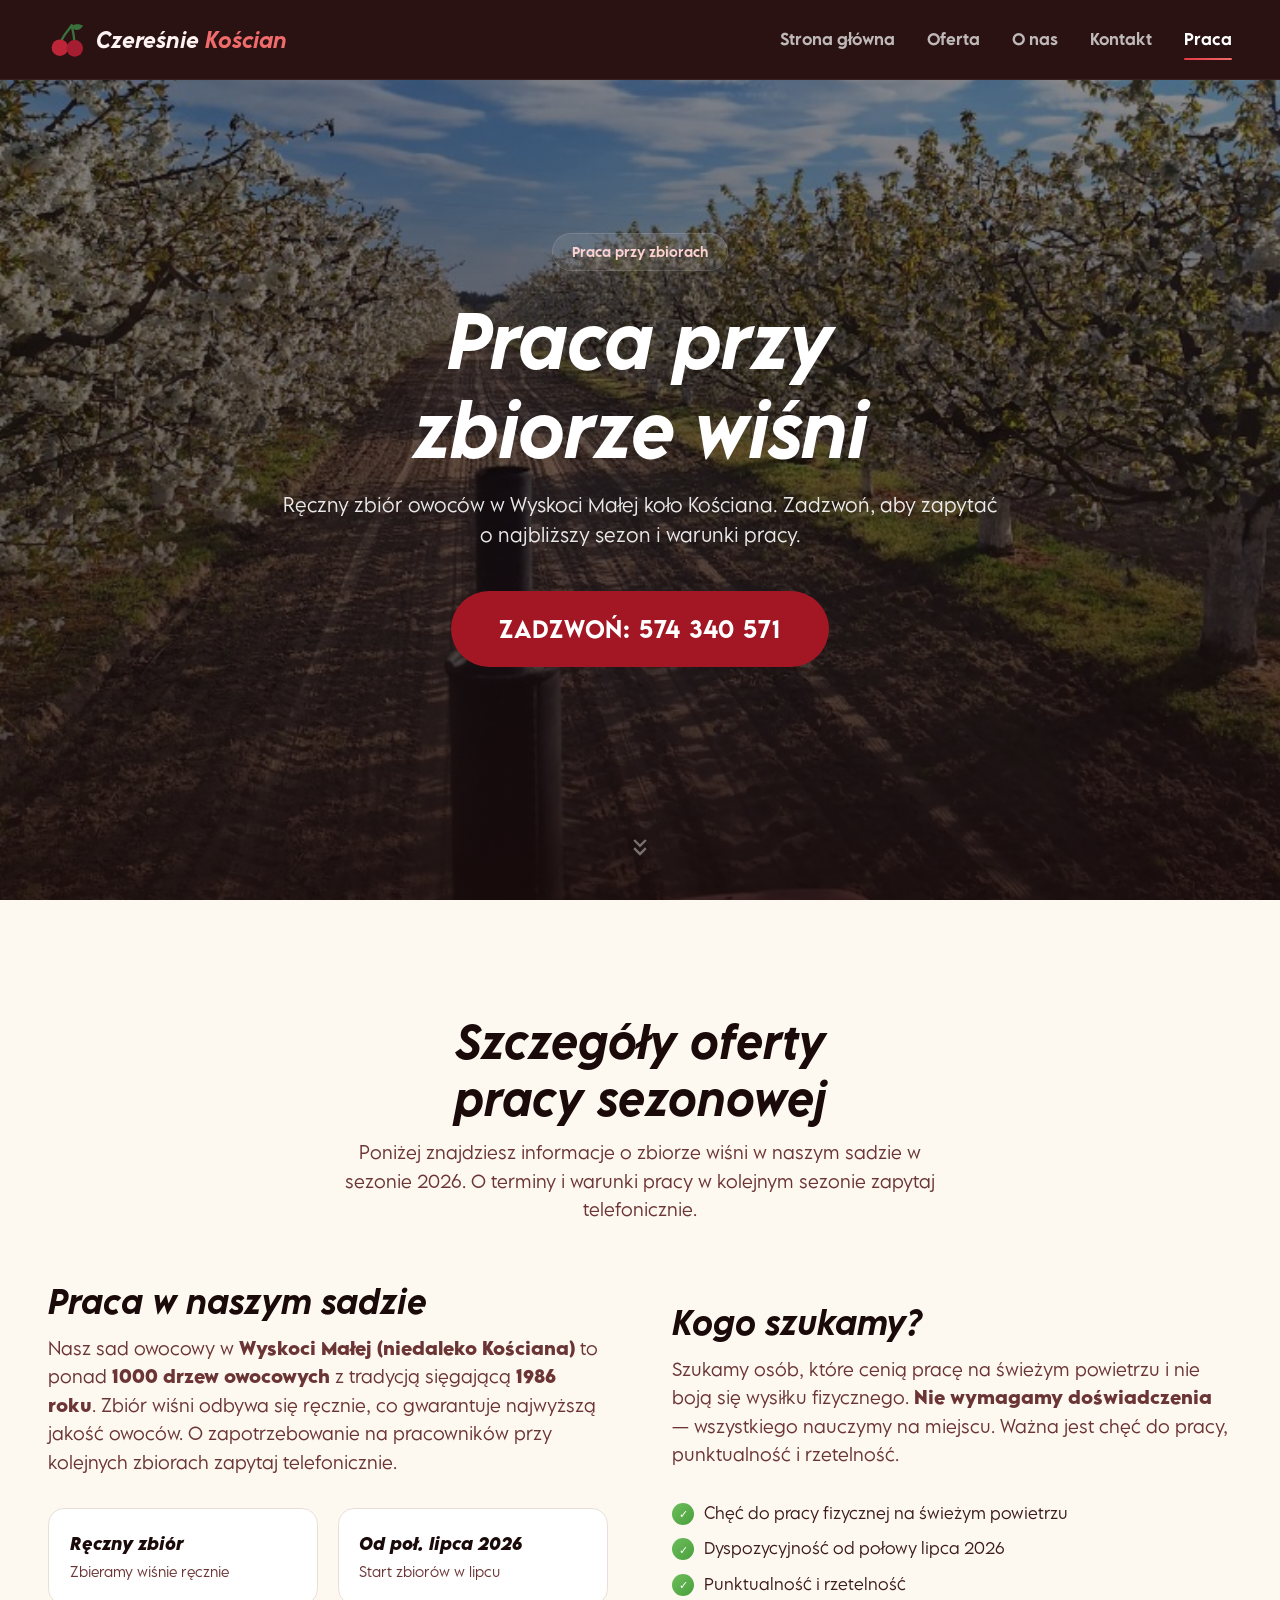
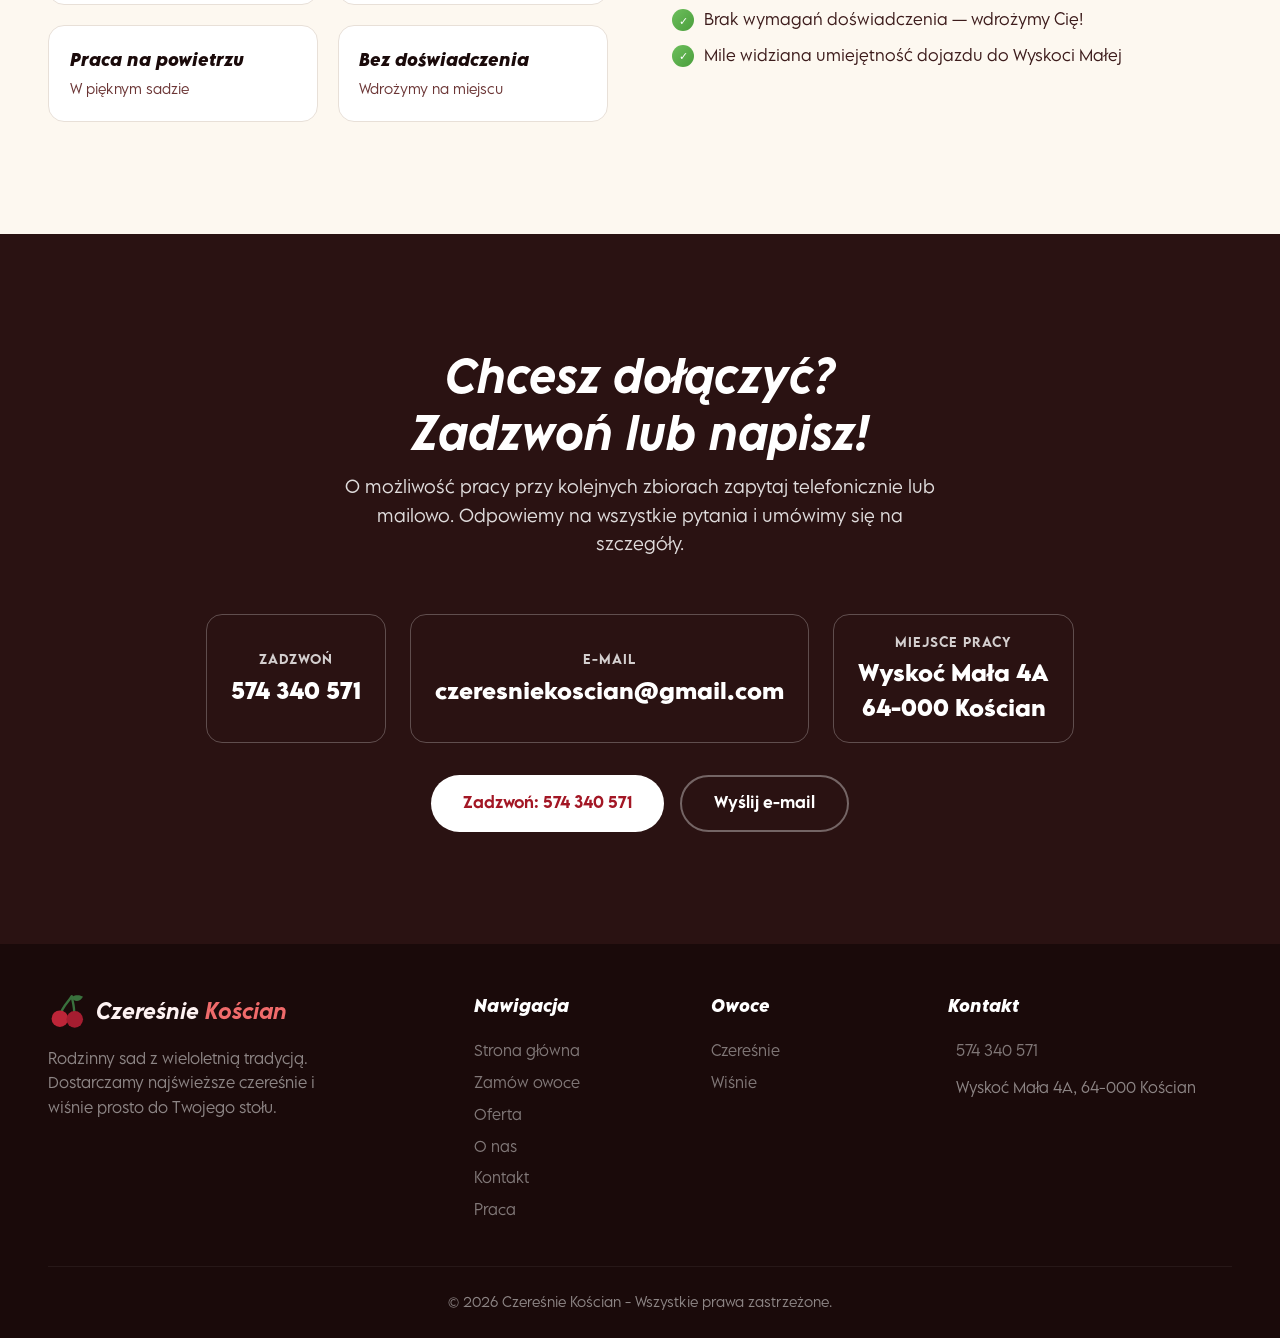
<file: praca.html>
<!DOCTYPE html>
<html lang="pl">
<head>
  <meta charset="UTF-8" />
  <meta name="viewport" content="width=device-width, initial-scale=1.0" />
  <title>Praca przy zbiorze wiśni - Czereśnie Kościan</title>
  <meta name="description" content="Ręczny zbiór wiśni w sadzie w Wyskoci Małej (k. Kościana). O terminy i warunki pracy w kolejnym sezonie zapytaj telefonicznie: 574 340 571." />

  <!-- Open Graph / Facebook -->
  <meta property="og:type" content="website" />
  <meta property="og:url" content="https://czeresniekoscian.pl/praca" />
  <meta property="og:title" content="Praca przy zbiorze wiśni - Czereśnie Kościan" />
  <meta property="og:description" content="Ręczny zbiór wiśni w sadzie w Wyskoci Małej. O terminy i warunki pracy w kolejnym sezonie zapytaj telefonicznie: 574 340 571." />
  <meta property="og:image" content="https://czeresniekoscian.pl/images/traktor_sad.jpg" />
<meta property="og:image:height" content="630" />
  <meta property="og:locale" content="pl_PL" />
  <meta property="og:site_name" content="Czereśnie Kościan" />

  <!-- Twitter / X -->
  <meta name="twitter:card" content="summary_large_image" />
  <meta name="twitter:title" content="Praca przy zbiorze wiśni - Czereśnie Kościan" />
  <meta name="twitter:description" content="Ręczny zbiór wiśni w sadzie w Wyskoci Małej. O terminy i warunki pracy w kolejnym sezonie zapytaj telefonicznie: 574 340 571." />
  <meta name="twitter:image" content="https://czeresniekoscian.pl/images/og-facebook.png" />

  <!-- Google SEO -->
  <link rel="canonical" href="https://czeresniekoscian.pl/praca" />
  <meta name="robots" content="index, follow" />
  <meta name="keywords" content="praca zbiór wiśni, praca sad Kościan, zbiór owoców praca sezonowa, praca przy wiśniach Wielkopolska, praca sezonowa sad, zbiór wiśni Wyskoć Mała, praca sadownicza Kościan" />
  <meta name="author" content="Czereśnie Kościan - Sad Owocowy Wyskoć Mała" />
  <meta name="geo.region" content="PL-WP" />
  <meta name="geo.placename" content="Wyskoć Mała, Kościan" />
  <meta name="geo.position" content="51.9833;16.6500" />
  <meta name="ICBM" content="51.9833, 16.6500" />

  <!-- JobPosting usunięty po sezonie 2026 (validThrough minął); dodaj nowy przy kolejnym naborze. -->

  <link rel="stylesheet" href="index.css" />
  <link rel="icon" href="/favicon.ico" sizes="32x32 48x48" />
  <link rel="icon" href="/images/cherries-mark.svg" type="image/svg+xml" />
</head>
<body>

  <!-- ═══════ HEADER ═══════ -->
  <header class="header" id="header">
    <div class="container">
      <a href="/" class="logo">
        <img class="logo-icon" src="images/cherries-mark.svg" alt="" width="38" height="38" />
        <span class="logo-text">Czereśnie <span>Kościan</span></span>
      </a>

      <nav class="nav" id="mainNav">
        <a href="/" class="nav-link">Strona główna</a>
        <a href="/#oferta" class="nav-link">Oferta</a>
        <a href="/#o-nas" class="nav-link">O nas</a>
        <a href="/#kontakt" class="nav-link">Kontakt</a>
        <a href="/praca" class="nav-link active">Praca</a>
      </nav>

      <button class="hamburger" id="menuToggle" aria-label="Menu" aria-controls="mainNav" aria-expanded="false">
        <span></span><span></span><span></span>
      </button>
    </div>
  </header>

  <!-- ═══════ HERO ═══════ -->
  <section class="hero section" id="home">
    <div class="hero-bg">
      <img src="images/traktor_sad.jpg" alt="Nasz sad owocowy - widok z traktora" />
    </div>
    <div class="hero-overlay"></div>

    <div class="hero-content">
      <div class="hero-badge">
        Praca przy zbiorach
      </div>
      <h1 class="hero-title">
        Praca przy<br />
        <span class="highlight">zbiorze wiśni</span>
      </h1>
      <p class="hero-subtitle">Ręczny zbiór owoców w Wyskoci Małej koło Kościana. Zadzwoń, aby zapytać o najbliższy sezon i warunki pracy.</p>
      <div class="hero-actions">
        <a href="tel:+48574340571" class="btn btn-primary btn-hero-order">
           ZADZWOŃ: 574 340 571
        </a>
      </div>

    </div>

    <div class="hero-scroll">
      <svg viewBox="0 0 24 24" fill="none" stroke="currentColor" stroke-width="2">
        <path d="M7 13l5 5 5-5M7 6l5 5 5-5"/>
      </svg>
    </div>
  </section>

  <!-- ═══════ SZCZEGÓŁY OFERTY PRACY ═══════ -->
  <section class="section" id="szczegoly">
    <div class="container">
      <div class="section-header reveal">
        <h2 class="section-title">Szczegóły oferty<br />pracy sezonowej</h2>
        <p class="section-desc">Poniżej znajdziesz informacje o zbiorze wiśni w naszym sadzie w sezonie 2026. O terminy i warunki pracy w kolejnym sezonie zapytaj telefonicznie.</p>
      </div>

      <div class="about-grid">
        <div class="about-content reveal">
          <h2 class="section-title" style="font-size: clamp(1.5rem, 3vw, 2rem);">Praca w naszym sadzie</h2>
          <p>
            Nasz sad owocowy w <strong>Wyskoci Małej (niedaleko Kościana)</strong> to ponad
            <strong>1000 drzew owocowych</strong> z tradycją sięgającą <strong>1986 roku</strong>.
            Zbiór wiśni odbywa się ręcznie, co gwarantuje najwyższą jakość owoców.
            O zapotrzebowanie na pracowników przy kolejnych zbiorach zapytaj telefonicznie.
          </p>

          <div class="about-values">
            <div class="value-card">

              <h5>Ręczny zbiór</h5>
              <p>Zbieramy wiśnie ręcznie</p>
            </div>
            <div class="value-card">

              <h5>Od poł. lipca 2026</h5>
              <p>Start zbiorów w lipcu</p>
            </div>
            <div class="value-card">

              <h5>Praca na powietrzu</h5>
              <p>W pięknym sadzie</p>
            </div>
            <div class="value-card">

              <h5>Bez doświadczenia</h5>
              <p>Wdrożymy na miejscu</p>
            </div>
          </div>
        </div>

        <div class="about-content reveal">
          <h2 class="section-title" style="font-size: clamp(1.5rem, 3vw, 2rem);">Kogo szukamy?</h2>
          <p>
            Szukamy osób, które cenią pracę na świeżym powietrzu i nie boją się wysiłku fizycznego.
            <strong>Nie wymagamy doświadczenia</strong> — wszystkiego nauczymy na miejscu. Ważna jest
            chęć do pracy, punktualność i rzetelność.
          </p>

          <div class="features-list" style="margin-top: 1.5rem;">
            <div class="feature-item">
              <span class="check">✓</span>
              <span>Chęć do pracy fizycznej na świeżym powietrzu</span>
            </div>
            <div class="feature-item">
              <span class="check">✓</span>
              <span>Dyspozycyjność od połowy lipca 2026</span>
            </div>
            <div class="feature-item">
              <span class="check">✓</span>
              <span>Punktualność i rzetelność</span>
            </div>
            <div class="feature-item">
              <span class="check">✓</span>
              <span>Brak wymagań doświadczenia — wdrożymy Cię!</span>
            </div>
            <div class="feature-item">
              <span class="check">✓</span>
              <span>Mile widziana umiejętność dojazdu do Wyskoci Małej</span>
            </div>
          </div>
        </div>
      </div>
    </div>
  </section>

  <!-- ═══════ CTA - KONTAKT ═══════ -->
  <section class="cta-section section" id="kontakt">
    <div class="container">
      <div class="cta-content">
        <div class="section-header">
          <h2 class="section-title">Chcesz dołączyć?<br />Zadzwoń lub napisz!</h2>
          <p class="section-desc" style="color: rgba(255,255,255,.85);">
            O możliwość pracy przy kolejnych zbiorach zapytaj telefonicznie lub mailowo.
            Odpowiemy na wszystkie pytania i umówimy się na szczegóły.
          </p>
        </div>

        <div class="cta-contact-details">
          <div class="cta-detail-card">

            <div>
              <span class="cta-detail-label">Zadzwoń</span>
              <a href="tel:+48574340571" class="cta-detail-value">574 340 571</a>
            </div>
          </div>
          <div class="cta-detail-card">

            <div>
              <span class="cta-detail-label">E-mail</span>
              <a href="mailto:czeresniekoscian@gmail.com" class="cta-detail-value">czeresniekoscian@gmail.com</a>
            </div>
          </div>
          <div class="cta-detail-card">

            <div>
              <span class="cta-detail-label">Miejsce pracy</span>
              <span class="cta-detail-value">Wyskoć Mała 4A<br />64-000 Kościan</span>
            </div>
          </div>
        </div>

        <div class="cta-buttons">
          <a href="tel:+48574340571" class="btn btn-white">
             Zadzwoń: 574 340 571
          </a>
          <a href="mailto:czeresniekoscian@gmail.com" class="btn btn-ghost">
             Wyślij e-mail
          </a>
        </div>
      </div>
    </div>
  </section>

  <!-- ═══════ FOOTER ═══════ -->
  <footer class="footer">
    <div class="container">
      <div class="footer-grid">
        <div class="footer-brand">
          <a href="/" class="logo">
            <img class="logo-icon" src="images/cherries-mark.svg" alt="" width="38" height="38" />
            <span class="logo-text">Czereśnie <span>Kościan</span></span>
          </a>
          <p>
            Rodzinny sad z wieloletnią tradycją. Dostarczamy najświeższe czereśnie
            i wiśnie prosto do Twojego stołu.
          </p>
        </div>

        <div class="footer-col">
          <h4>Nawigacja</h4>
          <a href="/">Strona główna</a>
          <a href="/#zamowienie">Zamów owoce</a>
          <a href="/#oferta">Oferta</a>
          <a href="/#o-nas">O nas</a>
          <a href="/#kontakt">Kontakt</a>
          <a href="/praca">Praca</a>
        </div>

        <div class="footer-col">
          <h4>Owoce</h4>
          <a href="/#oferta">Czereśnie</a>
          <a href="/#oferta">Wiśnie</a>
        </div>

        <div class="footer-col">
          <h4>Kontakt</h4>
          <div class="footer-contact-item">
            <span></span>
            <a href="tel:+48574340571">574 340 571</a>
          </div>
          <div class="footer-contact-item">
            <span></span>
            <span>Wyskoć Mała 4A, 64-000 Kościan</span>
          </div>
        </div>
      </div>

      <div class="footer-bottom">
        <p> © 2026 Czereśnie Kościan - Wszystkie prawa zastrzeżone.</p>
      </div>
    </div>
  </footer>

  <!-- ═══════ SCRIPTS ═══════ -->
  <script src="index.js"></script>
</body>
</html>
</file>
<file: index.css>
/* ============================================
   🍒 SAD CZEREŚNIE & WIŚNIE — Design System
   ============================================ */

/* ---------- Custom Properties ---------- */
@font-face { font-family: 'Lemon Milk Pro'; src: url('/images/fonts/lemon-milk-pro/LEMONMILKPro-Light.otf') format('opentype'); font-weight: 300; font-style: normal; font-display: swap; }
@font-face { font-family: 'Lemon Milk Pro'; src: url('/images/fonts/lemon-milk-pro/LEMONMILKPro-Regular.otf') format('opentype'); font-weight: 400; font-style: normal; font-display: swap; }
@font-face { font-family: 'Lemon Milk Pro'; src: url('/images/fonts/lemon-milk-pro/LEMONMILKPro-RegularItalic.otf') format('opentype'); font-weight: 300 400; font-style: italic; font-display: swap; }
@font-face { font-family: 'Lemon Milk Pro'; src: url('/images/fonts/lemon-milk-pro/LEMONMILKPro-Medium.otf') format('opentype'); font-weight: 500 600; font-style: normal; font-display: swap; }
@font-face { font-family: 'Lemon Milk Pro'; src: url('/images/fonts/lemon-milk-pro/LEMONMILKPro-MediumItalic.otf') format('opentype'); font-weight: 500 600; font-style: italic; font-display: swap; }
@font-face { font-family: 'Lemon Milk Pro'; src: url('/images/fonts/lemon-milk-pro/LEMONMILKPro-Bold.otf') format('opentype'); font-weight: 700; font-style: normal; font-display: swap; }
@font-face { font-family: 'Lemon Milk Pro'; src: url('/images/fonts/lemon-milk-pro/LEMONMILKPro-BoldItalic.otf') format('opentype'); font-weight: 700; font-style: italic; font-display: swap; }
@font-face { font-family: 'Lemon Milk Pro'; src: url('/images/fonts/lemon-milk-pro/LEMONMILKPro-Heavy.otf') format('opentype'); font-weight: 800 900; font-style: normal; font-display: swap; }
@font-face { font-family: 'Lemon Milk Pro'; src: url('/images/fonts/lemon-milk-pro/LEMONMILKPro-HeavyItalic.otf') format('opentype'); font-weight: 800 900; font-style: italic; font-display: swap; }

:root {
  /* Primary palette – cherry tones */
  --cherry-50:  #fef2f2;
  --cherry-100: #fde6e6;
  --cherry-200: #fbd0d0;
  --cherry-300: #f7a3a3;
  --cherry-400: #f06b6b;
  --cherry-500: #e63946;
  --cherry-600: #c41e2e;
  --cherry-700: #a31725;
  --cherry-800: #871722;
  --cherry-900: #711822;

  /* Gold accents */
  --gold-400: #f5c542;
  --gold-500: #d4a017;

  /* Greens for freshness */
  --leaf-400: #6dbf5c;
  --leaf-500: #4a9e3c;
  --leaf-600: #357a2a;

  /* Neutrals */
  --cream:     #fdf8f0;
  --cream-dark:#f5efe3;
  --dark-900:  #1a0a0a;
  --dark-800:  #2a1212;
  --dark-700:  #3d1c1c;
  --dark-600:  #512828;
  --dark-500:  #6b3535;
  --dark-overlay: rgba(26, 10, 10, 0.75);

  /* Typography */
  --font-display: var(--font-body);
  --font-body:    'Lemon Milk Pro', Arial, sans-serif;

  /* Sizes */
  --max-width: 1280px;
  --header-h:  80px;

  /* Transitions */
  --ease-smooth: cubic-bezier(0.4, 0, 0.2, 1);
  --ease-bounce: cubic-bezier(0.34, 1.56, 0.64, 1);

  /* Shadows */
  --shadow-sm:  0 1px 3px rgba(0,0,0,.12), 0 1px 2px rgba(0,0,0,.08);
  --shadow-md:  0 4px 14px rgba(0,0,0,.15);
  --shadow-lg:  0 10px 40px rgba(0,0,0,.2);
  --shadow-glow: 0 0 40px rgba(230, 57, 70, .25);
}

/* ---------- Reset ---------- */
*, *::before, *::after {
  margin: 0;
  padding: 0;
  box-sizing: border-box;
}

html {
  scroll-behavior: smooth;
  font-size: 16px;
}

body {
  font-family: var(--font-body);
  background: var(--cream);
  color: var(--dark-900);
  line-height: 1.7;
  overflow-x: hidden;
  -webkit-font-smoothing: antialiased;
}

button, input, select, textarea { font-family: inherit; }
h1, h2, h3, h4, h5, h6 { font-style: italic; }

img {
  display: block;
  max-width: 100%;
  height: auto;
}

a {
  text-decoration: none;
  color: inherit;
}

ul, ol { list-style: none; }

/* ---------- Utility ---------- */
.container {
  width: 100%;
  max-width: var(--max-width);
  margin: 0 auto;
  padding: 0 clamp(1rem, 4vw, 3rem);
}

.sr-only {
  position: absolute;
  width: 1px; height: 1px;
  padding: 0; margin: -1px;
  overflow: hidden;
  clip: rect(0,0,0,0);
  border: 0;
}

/* ---------- Header / Navbar ---------- */
.header {
  position: fixed;
  top: 0; left: 0; right: 0;
  z-index: 1000;
  height: var(--header-h);
  display: flex;
  align-items: center;
  background: #2a1212;

  border-bottom: 1px solid rgba(255,255,255,.06);
  transition: background .4s var(--ease-smooth), box-shadow .4s var(--ease-smooth);
}

.header.scrolled {
  background: #2a1212;
  box-shadow: 0 4px 30px rgba(0,0,0,.35);
}

.header .container {
  display: flex;
  align-items: center;
  justify-content: space-between;
}

.logo {
  display: flex;
  align-items: center;
  gap: .6rem;
}

.logo-icon {
  font-size: 1.8rem;
  filter: drop-shadow(0 0 6px rgba(230,57,70,.4));
}

.logo-text {
  font-family: var(--font-display);
  font-weight: 600;
  font-style: italic;
  font-size: 1.4rem;
  color: var(--cherry-50);
  letter-spacing: -.02em;
}

.logo-text span {
  color: var(--cherry-400);
}

.nav {
  display: flex;
  align-items: center;
  gap: 2rem;
}

.nav-link {
  position: relative;
  font-size: .95rem;
  font-weight: 500;
  color: rgba(255,255,255,.7);
  padding: .35rem 0;
  transition: color .3s var(--ease-smooth);
  cursor: pointer;
}

.nav-link::after {
  content: '';
  position: absolute;
  bottom: -2px; left: 0;
  width: 0;
  height: 2px;
  background: linear-gradient(90deg, var(--cherry-500), var(--cherry-400));
  border-radius: 2px;
  transition: width .35s var(--ease-smooth);
}

.nav-link:hover,
.nav-link.active {
  color: #fff;
}

.nav-link:hover::after,
.nav-link.active::after {
  width: 100%;
}

.nav-cta {
  display: inline-flex;
  align-items: center;
  gap: .5rem;
  padding: .6rem 1.4rem;
  background: var(--cherry-600);
  color: #fff;
  font-weight: 600;
  font-size: .9rem;
  border-radius: 50px;
  border: none;
  cursor: pointer;
  transition: transform .3s var(--ease-bounce), box-shadow .3s var(--ease-smooth);
  box-shadow: 0 4px 15px rgba(230,57,70,.35);
}

.nav-cta:hover {
  transform: translateY(-2px) scale(1.03);
  box-shadow: 0 6px 25px rgba(230,57,70,.5);
}

/* Mobile menu toggle */
.hamburger {
  display: none;
  flex-direction: column;
  gap: 5px;
  cursor: pointer;
  padding: .5rem;
  background: none;
  border: none;
}

.hamburger span {
  width: 24px;
  height: 2px;
  background: #fff;
  border-radius: 2px;
  transition: transform .3s var(--ease-smooth), opacity .3s;
}

.hamburger.open span:nth-child(1) {
  transform: rotate(45deg) translate(5px, 5px);
}
.hamburger.open span:nth-child(2) {
  opacity: 0;
}
.hamburger.open span:nth-child(3) {
  transform: rotate(-45deg) translate(5px, -5px);
}

/* ---------- Hero ---------- */
.hero {
  position: relative;
  min-height: 100vh;
  display: flex;
  align-items: center;
  justify-content: center;
  overflow: hidden;
  background: var(--dark-900);
}

.hero-bg {
  position: absolute;
  inset: 0;
  z-index: 0;
}

.hero-bg img {
  width: 100%;
  height: 100%;
  object-fit: cover;
  filter: brightness(.45) saturate(1.2);
  transform: scale(1.05);
  animation: heroZoom 25s ease-in-out infinite alternate;
}

@keyframes heroZoom {
  from { transform: scale(1.05); }
  to   { transform: scale(1.12); }
}

.hero-overlay {
  position: absolute;
  inset: 0;
  background: linear-gradient(
    180deg,
    rgba(26,10,10,.3) 0%,
    rgba(26,10,10,.55) 50%,
    rgba(26,10,10,.85) 100%
  );
  z-index: 1;
}

.hero-content {
  position: relative;
  z-index: 2;
  text-align: center;
  padding: 2rem;
  max-width: 800px;
}

.hero-badge {
  display: inline-flex;
  align-items: center;
  gap: .5rem;
  padding: .45rem 1.2rem;
  background: rgba(255,255,255,.08);
  border: 1px solid rgba(255,255,255,.12);
  border-radius: 50px;
  font-size: .8rem;
  font-weight: 500;
  color: var(--cherry-200);

  margin-bottom: 1.5rem;
  animation: fadeInUp .8s var(--ease-smooth) both;
}





.hero-title {
  font-family: var(--font-display);
  font-size: clamp(2.8rem, 7vw, 5rem);
  font-weight: 600;
  color: #fff;
  line-height: 1.1;
  margin-bottom: 1rem;
  animation: fadeInUp .8s .15s var(--ease-smooth) both;
}

.hero-title .highlight { color: inherit; }

.hero-subtitle {
  font-size: clamp(1rem, 2.5vw, 1.25rem);
  color: rgba(255,255,255,.65);
  font-weight: 300;
  max-width: 550px;
  margin: 0 auto 2.5rem;
  animation: fadeInUp .8s .3s var(--ease-smooth) both;
}

.hero-actions {
  display: flex;
  gap: 1rem;
  justify-content: center;
  flex-wrap: wrap;
  animation: fadeInUp .8s .45s var(--ease-smooth) both;
}

.btn {
  display: inline-flex;
  align-items: center;
  gap: .5rem;
  padding: .85rem 2rem;
  font-family: var(--font-body);
  font-weight: 600;
  font-size: .95rem;
  border-radius: 50px;
  border: none;
  cursor: pointer;
  transition: all .35s var(--ease-bounce);
}

.btn-primary { background: var(--cherry-700); color: #fff; }

.btn-primary:hover { background: var(--cherry-800); }

.btn-outline {
  background: transparent;
  color: #fff;
  border: 2px solid rgba(255,255,255,.25);
}

.btn-outline:hover {
  background: rgba(255,255,255,.08);
  border-color: rgba(255,255,255,.45);
  transform: translateY(-3px);
}

.hero-scroll {
  position: absolute;
  bottom: 2rem;
  left: 50%;
  transform: translateX(-50%);
  z-index: 2;
  animation: float 3s ease-in-out infinite;
}

.hero-scroll svg {
  width: 28px;
  height: 28px;
  color: rgba(255,255,255,.4);
}

@keyframes float {
  0%, 100% { transform: translateX(-50%) translateY(0); }
  50%      { transform: translateX(-50%) translateY(10px); }
}

@keyframes seasonCardFloat {
  0%, 100% { transform: translateY(0); }
  50% { transform: translateY(10px); }
}

@keyframes fadeInUp {
  from { opacity: 0; transform: translateY(30px); }
  to   { opacity: 1; transform: translateY(0); }
}

/* ---------- Stats Bar ---------- */
.stats {
  position: relative;
  z-index: 5;
  margin-top: -3rem;
}

.stats-grid {
  display: grid;
  grid-template-columns: repeat(4, 1fr);
  gap: 1.5rem;
}

.stat-card {
  background: #fff;
  border-radius: 16px;
  padding: 1.8rem 1.5rem;
  text-align: center;
  box-shadow: var(--shadow-lg);
  border: 1px solid rgba(0,0,0,.04);
  transition: transform .3s var(--ease-bounce), box-shadow .3s;
}

.stat-card:hover {
  transform: translateY(-5px);
  box-shadow: 0 15px 50px rgba(0,0,0,.12);
}

.stat-icon {
  font-size: 2rem;
  margin-bottom: .6rem;
}

.stat-value {
  font-family: var(--font-display);
  font-size: 2rem;
  font-weight: 700;
  color: var(--cherry-700);
  line-height: 1.2;
}

.stat-label {
  font-size: .85rem;
  color: var(--dark-500);
  font-weight: 500;
  margin-top: .2rem;
}

/* ---------- Section Shared ---------- */
.section {
  padding: clamp(4rem, 10vw, 7rem) 0;
  scroll-margin-top: var(--header-h);
}

.section-header {
  text-align: center;
  margin-bottom: 3.5rem;
}

.section-tag {
  display: inline-flex;
  align-items: center;
  gap: .4rem;
  font-size: .8rem;
  font-weight: 600;
  text-transform: uppercase;
  letter-spacing: .12em;
  color: var(--cherry-600);
  margin-bottom: .75rem;
}

.section-title {
  font-family: var(--font-display);
  font-size: clamp(2rem, 5vw, 3rem);
  font-weight: 600;
  color: var(--dark-900);
  line-height: 1.2;
  margin-bottom: .75rem;
}

.section-desc {
  max-width: 600px;
  margin: 0 auto;
  color: var(--dark-500);
  font-size: 1.05rem;
}

/* ---------- Tab Navigation ---------- */
.tabs-nav {
  display: flex;
  justify-content: center;
  gap: .5rem;
  margin-bottom: 3rem;
}

.tab-btn {
  position: relative;
  display: inline-flex;
  align-items: center;
  gap: .6rem;
  padding: .9rem 2.2rem;
  font-family: var(--font-body);
  font-weight: 600;
  font-size: 1rem;
  background: #fff;
  border: 2px solid rgba(0,0,0,.06);
  border-radius: 60px;
  cursor: pointer;
  color: var(--dark-500);
  transition: all .35s var(--ease-smooth);
  overflow: hidden;
}

.tab-btn::before {
  content: '';
  position: absolute;
  inset: 0;
  background: var(--cherry-600);
  opacity: 0;
  transition: opacity .35s var(--ease-smooth);
  border-radius: inherit;
}

.tab-btn > * {
  position: relative;
  z-index: 1;
}

.tab-btn.active {
  color: #fff;
  border-color: var(--cherry-500);
  box-shadow: 0 6px 25px rgba(230,57,70,.3);
  transform: scale(1.03);
}

.tab-btn.active::before {
  opacity: 1;
}

.tab-btn:not(.active):hover {
  border-color: var(--cherry-300);
  color: var(--cherry-600);
  transform: translateY(-2px);
  box-shadow: var(--shadow-md);
}

.tab-icon {
  font-size: 1.3rem;
}

/* ---------- Tab Content ---------- */
.tab-panel {
  display: none;
  animation: tabFadeIn .5s var(--ease-smooth) both;
}

.tab-panel.active {
  display: block;
}

@keyframes tabFadeIn {
  from { opacity: 0; transform: translateY(15px); }
  to   { opacity: 1; transform: translateY(0); }
}

/* ---------- Product Showcase ---------- */
.showcase {
  display: grid;
  grid-template-columns: 1fr 1fr;
  gap: 3rem;
  align-items: center;
}

.showcase-image {
  position: relative;
  border-radius: 24px;
  overflow: hidden;
  box-shadow: var(--shadow-lg);
}

.showcase-image img {
  width: 100%;
  height: 450px;
  object-fit: cover;
  transition: transform .8s var(--ease-smooth);
}

.showcase-image:hover img {
  transform: scale(1.05);
}

.showcase-image .badge-float {
  position: absolute;
  top: 1.2rem; right: 1.2rem;
  background: rgba(255,255,255,.92);

  padding: .5rem 1rem;
  border-radius: 50px;
  font-weight: 600;
  font-size: .85rem;
  color: var(--cherry-700);
  box-shadow: var(--shadow-sm);
}

.showcase-info {
  padding: 1rem 0;
}

.showcase-info h3 {
  font-family: var(--font-display);
  font-size: 2rem;
  font-weight: 700;
  color: var(--dark-900);
  margin-bottom: .6rem;
}

.showcase-info .variety-tag {
  display: inline-flex;
  align-items: center;
  gap: .3rem;
  padding: .3rem .8rem;
  background: var(--cherry-50);
  color: var(--cherry-600);
  border-radius: 50px;
  font-size: .8rem;
  font-weight: 600;
  margin-bottom: 1rem;
}

.showcase-info p {
  color: var(--dark-500);
  font-size: 1rem;
  margin-bottom: 1.5rem;
  line-height: 1.8;
}

.features-list {
  display: flex;
  flex-direction: column;
  gap: .6rem;
  margin-bottom: 2rem;
}

.feature-item {
  display: flex;
  align-items: center;
  gap: .6rem;
  font-size: .95rem;
  color: var(--dark-700);
}

.feature-item .check {
  width: 22px; height: 22px;
  background: linear-gradient(135deg, var(--leaf-400), var(--leaf-500));
  border-radius: 50%;
  display: flex;
  align-items: center;
  justify-content: center;
  flex-shrink: 0;
  color: #fff;
  font-size: .7rem;
}

/* ---------- Varieties Grid ---------- */
.varieties-section {
  margin-top: 3rem;
}

.varieties-section h4 {
  font-family: var(--font-display);
  font-size: 1.4rem;
  font-weight: 700;
  text-align: center;
  margin-bottom: 2rem;
  color: var(--dark-800);
}

.varieties-grid {
  display: flex;
  flex-wrap: wrap;
  justify-content: center;
  align-items: stretch;
  gap: 1.5rem;
}

/* Selected tile proposal 2: large cultivar name and a solid selection bar. */
.offer-card {
  position: relative;
  display: flex;
  flex-direction: column;
  flex: 1 1 280px;
  min-width: 0;
  max-width: 360px;
  min-height: 350px;
  overflow: hidden;
  background: #fff9f4;
  border: 1px solid #d2a9af;
  border-radius: 18px;
  color: #342222;
  text-align: left;
  box-shadow: 0 7px 24px rgba(63,26,23,.04);
  transition: border-color .2s, box-shadow .2s;
}
.offer-card-available { cursor: pointer; }
.offer-card-available:hover, .offer-card-available:focus-within { border-color: #a32033; box-shadow: 0 10px 26px rgba(63,26,23,.12); }
.offer-card-selected { outline: 2px solid #a32033; outline-offset: 3px; }
.offer-card-top { display: flex; align-items: center; justify-content: space-between; gap: 10px; padding: 21px 22px 0; }
.offer-card-fruit { font-size: 12px; color: #87685b; font-weight: 500; }
.offer-card-status { font-size: 11px; line-height: 1.4; font-weight: 600; color: #785d50; background: #f0e6da; padding: 5px 10px; border-radius: 30px; text-align: center; }
.offer-card-status.is-available { color: #405837; background: #eaf1e4; }
.offer-card-main { padding: 25px 25px 22px; flex: 1; }
.offer-card-name { font: italic 600 2.8rem/1.18 var(--font-body); letter-spacing: -.035em; color: #8c2031; overflow-wrap: anywhere; margin: 0 0 17px; }
.offer-card-name::after { content: ''; display: block; width: 35px; height: 3px; background: #bd6c78; margin-top: 14px; }
.offer-card-description { max-width: 230px; font-size: 13px; line-height: 1.75; color: #78685e; margin: 0; }
.offer-card-price { display: flex; align-items: baseline; flex-wrap: wrap; gap: 4px; margin: 18px 0 0; }
.offer-card-price strong { font-size: 25px; letter-spacing: -.04em; font-weight: 600; }
.offer-card-price > span { font-size: 13px; color: #78685e; }
.offer-card-action { display: flex; align-items: center; justify-content: space-between; gap: 15px; width: 100%; min-height: 72px; border: 0; padding: 14px 24px; background: #a32033; color: white; text-align: left; font: 600 13px/1.6 var(--font-body); cursor: pointer; }
.offer-card-action > span:first-child { overflow-wrap: anywhere; }
.offer-card-available:hover .offer-card-action, .offer-card-action:hover:enabled { background: #87192a; }
.offer-card-action:focus-visible { outline: 3px solid white; outline-offset: -7px; }
.offer-card-arrow { display: grid; place-items: center; flex-shrink: 0; width: 31px; height: 31px; border: 1px solid rgba(255,255,255,.55); border-radius: 50%; font-size: 19px; line-height: 1; font-weight: 400; }
.offer-card-action:disabled { background: #eee0da; color: #70554e; cursor: not-allowed; }
.offer-card-action:disabled .offer-card-arrow { border-color: #cdb8ae; }
@media(max-width:600px) { .offer-card { min-height: 330px; } .offer-card-name { font-size: 36px; } }

/* One clear phone action and quiet contact details, without repeated cards. */
.orchard-contact { background: #2a1212; color: #fff8f2; text-align: center; padding: clamp(48px,7vw,80px) 0; }
.orchard-contact h2 { font: italic 600 clamp(27px,4vw,40px)/1.25 var(--font-body); letter-spacing: -.035em; margin: 0; }
.orchard-contact-intro { font-size: 16px; line-height: 1.8; color: #d7c5bc; margin: 18px auto 24px; max-width: 560px; }
.orchard-contact-phone { display: inline-flex; align-items: center; justify-content: center; gap: 22px; min-height: 64px; color: #fff8f2; font: 500 clamp(32px,5vw,52px)/1.2 var(--font-body); letter-spacing: -.035em; font-variant-numeric: lining-nums tabular-nums; }
.orchard-contact-arrow { display: grid; place-items: center; height: 38px; width: 38px; flex-shrink: 0; border: 1px solid #b2867c; border-radius: 50%; font-size: 24px; line-height: 1; color: #e2afa8; }
.orchard-contact-phone:hover { color: #f2b5bc; }
.orchard-contact-details { display: grid; grid-template-columns: 1fr 1fr; gap: 48px; max-width: 780px; margin: 34px auto 0; border-top: 1px solid #66483e; padding-top: 28px; }
.orchard-contact-detail { min-width: 0; }
.orchard-contact-detail h3 { margin: 0 0 10px; font-size: 13px; font-weight: 500; font-style: normal; color: #c5aa9e; }
.orchard-contact-email { display: inline-block; padding: 6px 0; font-size: 16px; font-weight: 500; overflow-wrap: anywhere; }
.orchard-contact address { font-style: normal; font-size: 16px; line-height: 1.8; }
.orchard-contact-map { display: inline-flex; align-items: center; gap: 10px; min-height: 44px; padding: 6px 0; font-size: 13px; color: #e6b7ad; text-decoration: underline; text-underline-offset: 5px; }
.orchard-contact-email:hover, .orchard-contact-map:hover { color: #f2b5bc; }
.orchard-contact a:focus-visible { outline: 2px solid #fff8f2; outline-offset: 6px; border-radius: 3px; }
@media(max-width:600px) {
  .orchard-contact-intro { font-size: 14px; }
  .orchard-contact-phone { gap: 14px; }
  .orchard-contact-arrow { width: 31px; height: 31px; font-size: 20px; }
  .orchard-contact-details { grid-template-columns: 1fr; gap: 26px; margin-top: 28px; }
  .orchard-contact-detail + .orchard-contact-detail { border-top: 1px solid #66483e; padding-top: 24px; }
}

.variety-card {
  background: #fff;
  border-radius: 20px;
  padding: 2rem 1.5rem;
  text-align: center;
  border: 1px solid rgba(0,0,0,.04);
  box-shadow: var(--shadow-sm);
  transition: all .35s var(--ease-bounce);
}

.variety-card:hover {
  transform: translateY(-6px);
  box-shadow: var(--shadow-lg);
  border-color: var(--cherry-200);
}

.variety-emoji {
  font-size: 2.5rem;
  margin-bottom: .8rem;
}

.variety-card h5 {
  font-family: var(--font-display);
  font-size: 1.15rem;
  font-weight: 700;
  color: var(--dark-900);
  margin-bottom: .4rem;
}

.variety-card p {
  font-size: .87rem;
  color: var(--dark-500);
  line-height: 1.6;
}

.variety-card .season {
  display: inline-flex;
  align-items: center;
  gap: .3rem;
  margin-top: .8rem;
  padding: .25rem .7rem;
  background: var(--cherry-50);
  border-radius: 50px;
  font-size: .75rem;
  font-weight: 600;
  color: var(--cherry-600);
}

/* ---------- About / CTA Section ---------- */
.about-section {
  background: var(--dark-900);
  color: #fff;
  position: relative;
  overflow: hidden;
}





.about-grid {
  display: grid;
  grid-template-columns: 1fr 1fr;
  gap: 4rem;
  align-items: center;
  position: relative;
  z-index: 1;
}

.about-content .section-tag {
  color: var(--cherry-300);
}

.about-content .section-title {
  color: #fff;
}

.about-content p {
  color: rgba(255,255,255,.6);
  font-size: 1.05rem;
  margin-bottom: 2rem;
}

.about-values {
  display: grid;
  grid-template-columns: 1fr 1fr;
  gap: 1.2rem;
}

.value-card {
  background: rgba(255,255,255,.05);
  border: 1px solid rgba(255,255,255,.08);
  border-radius: 16px;
  padding: 1.3rem;

  transition: all .3s var(--ease-smooth);
}

.value-card:hover {
  background: rgba(255,255,255,.08);
  border-color: rgba(255,255,255,.15);
  transform: translateY(-3px);
}

.value-icon {
  font-size: 1.6rem;
  margin-bottom: .5rem;
}

.value-card h5 {
  font-family: var(--font-display);
  font-weight: 700;
  font-size: 1rem;
  margin-bottom: .25rem;
}

.value-card p {
  font-size: .82rem;
  color: rgba(255,255,255,.45);
  margin-bottom: 0;
}

.about-image-wrapper {
  position: relative;
}

.about-image-wrapper img {
  width: 100%;
  height: 500px;
  object-fit: cover;
  object-position: 50% 62%;
  border-radius: 24px;
  box-shadow: 0 20px 60px rgba(0,0,0,.4);
}

.about-image-wrapper .floating-card {
  position: absolute;
  bottom: -1.5rem;
  left: -1.5rem;
  background: rgba(255,255,255,.95);

  border-radius: 16px;
  padding: 1.2rem 1.6rem;
  box-shadow: var(--shadow-lg);
  display: flex;
  align-items: center;
  gap: 1rem;
  animation: seasonCardFloat 4s ease-in-out infinite;
}

.floating-card .fc-icon {
  width: 44px; height: 44px;
  background: var(--cherry-600);
  border-radius: 12px;
  display: flex;
  align-items: center;
  justify-content: center;
  font-size: 1.2rem;
}

.floating-card .fc-text strong {
  display: block;
  font-size: .95rem;
  color: var(--dark-900);
}

.floating-card .fc-text span {
  font-size: .8rem;
  color: var(--dark-500);
}

/* ---------- Contact / CTA ---------- */
.cta-section {
  background: var(--cherry-800);
  text-align: center;
  position: relative;
  overflow: hidden;
}



.cta-content {
  position: relative;
  z-index: 1;
}

.cta-section .section-title {
  color: #fff;
}

.cta-section .section-desc {
  color: rgba(255,255,255,.75);
  margin-bottom: 2.5rem;
}

.cta-buttons {
  display: flex;
  gap: 1rem;
  justify-content: center;
  flex-wrap: wrap;
}

.btn-white {
  background: #fff;
  color: var(--cherry-700);
  box-shadow: 0 6px 25px rgba(0,0,0,.2);
}

.btn-white:hover {
  transform: translateY(-3px) scale(1.04);
  box-shadow: 0 10px 35px rgba(0,0,0,.3);
}

.btn-ghost {
  background: transparent;
  color: #fff;
  border: 2px solid rgba(255,255,255,.35);
}

.btn-ghost:hover {
  background: rgba(255,255,255,.1);
  border-color: #fff;
  transform: translateY(-3px);
}

/* ---------- Footer ---------- */
.footer {
  background: var(--dark-900);
  padding: 3rem 0 1.5rem;
  color: rgba(255,255,255,.5);
}

.footer-grid {
  display: grid;
  grid-template-columns: 2fr 1fr 1fr 1.5fr;
  gap: 3rem;
  margin-bottom: 2.5rem;
}

.footer-brand .logo {
  margin-bottom: 1rem;
}

.footer-brand p {
  font-size: .9rem;
  line-height: 1.7;
  max-width: 280px;
}

.footer-col h4 {
  font-family: var(--font-display);
  font-weight: 700;
  color: #fff;
  font-size: 1rem;
  margin-bottom: 1rem;
}

.footer-col a {
  display: block;
  font-size: .88rem;
  color: rgba(255,255,255,.45);
  padding: .25rem 0;
  transition: color .3s, transform .3s;
}

.footer-col a:hover {
  color: var(--cherry-300);
  transform: translateX(4px);
}

.footer-contact-item {
  display: flex;
  align-items: center;
  gap: .5rem;
  font-size: .88rem;
  margin-bottom: .6rem;
}

.footer-contact-item span:first-child {
  font-size: 1rem;
}

.footer-bottom {
  border-top: 1px solid rgba(255,255,255,.06);
  padding-top: 1.5rem;
  text-align: center;
  font-size: .82rem;
}

/* ---------- Scroll Reveal ---------- */
.reveal {
  opacity: 0;
  transform: translateY(40px);
  transition: opacity .8s var(--ease-smooth), transform .8s var(--ease-smooth);
}

.reveal.visible {
  opacity: 1;
  transform: translateY(0);
}

/* ---------- Freshness Comparison ---------- */
.freshness-section {
  background: var(--cream-dark);
}

.comparison-grid {
  display: grid;
  grid-template-columns: 1fr auto 1fr;
  gap: 2rem;
  align-items: stretch;
  max-width: 1000px;
  margin: 0 auto;
}

.compare-card {
  background: #fff;
  border-radius: 24px;
  padding: 2rem;
  box-shadow: var(--shadow-md);
  transition: transform .3s var(--ease-bounce), box-shadow .3s;
}

.compare-card:hover {
  transform: translateY(-5px);
  box-shadow: var(--shadow-lg);
}

.compare-bad {
  border: 2px solid rgba(200, 50, 50, .12);
}

.compare-good {
  border: 2px solid rgba(74, 158, 60, .2);
  background: linear-gradient(135deg, rgba(107,191,92,.03), rgba(255,255,255,1));
}

.compare-header {
  display: flex;
  align-items: center;
  gap: .8rem;
  margin-bottom: 1.5rem;
  padding-bottom: 1rem;
  border-bottom: 2px solid rgba(0,0,0,.05);
}

.compare-header.bad {
  border-color: rgba(200,50,50,.1);
}

.compare-header.good {
  border-color: rgba(74,158,60,.15);
}

.compare-icon {
  font-size: 2rem;
}

.compare-header h3 {
  font-family: var(--font-display);
  font-size: 1.25rem;
  font-weight: 700;
}

.compare-list {
  display: flex;
  flex-direction: column;
  gap: .7rem;
  margin-bottom: 1.5rem;
}

.compare-item {
  display: flex;
  align-items: flex-start;
  gap: .6rem;
  font-size: .92rem;
  line-height: 1.5;
  color: var(--dark-700);
}

.x-mark {
  display: flex;
  align-items: center;
  justify-content: center;
  width: 22px; height: 22px;
  background: linear-gradient(135deg, #e63946, #c41e2e);
  border-radius: 50%;
  color: #fff;
  font-size: .7rem;
  flex-shrink: 0;
  font-weight: 700;
  margin-top: 1px;
}

.check-mark {
  display: flex;
  align-items: center;
  justify-content: center;
  width: 22px; height: 22px;
  background: linear-gradient(135deg, var(--leaf-400), var(--leaf-500));
  border-radius: 50%;
  color: #fff;
  font-size: .7rem;
  flex-shrink: 0;
  font-weight: 700;
  margin-top: 1px;
}

.compare-verdict {
  display: flex;
  align-items: center;
  gap: .5rem;
  padding: .8rem 1.2rem;
  border-radius: 12px;
  font-weight: 700;
  font-size: .95rem;
}

.compare-verdict.bad {
  background: rgba(230, 57, 70, .08);
  color: var(--cherry-700);
}

.compare-verdict.good {
  background: rgba(74, 158, 60, .1);
  color: var(--leaf-600);
}

.compare-vs {
  display: flex;
  align-items: center;
  justify-content: center;
}

.vs-badge {
  width: 56px; height: 56px;
  background: var(--dark-800);
  color: var(--gold-400);
  font-family: var(--font-display);
  font-weight: 800;
  font-size: 1.1rem;
  border-radius: 50%;
  display: flex;
  align-items: center;
  justify-content: center;
  box-shadow: var(--shadow-lg);
  letter-spacing: .05em;
}

/* Freshness CTA */
.freshness-cta {
  text-align: center;
  margin-top: 3rem;
}

.freshness-quote {
  font-family: var(--font-display);
  font-size: clamp(1.1rem, 2.5vw, 1.35rem);
  font-style: italic;
  color: var(--dark-700);
  line-height: 1.7;
  max-width: 700px;
  margin: 0 auto 2rem;
  padding: 1.5rem 2rem;
  background: #fff;
  border-radius: 16px;
  border-left: 4px solid var(--cherry-500);
  box-shadow: var(--shadow-sm);
}

.freshness-quote strong {
  color: var(--cherry-600);
  font-style: normal;
}

/* ---------- Supply Chain Flowchart ---------- */
.flow-section {
  background: #fff;
  border-radius: 24px;
  padding: clamp(1.5rem, 4vw, 3rem);
  margin-bottom: 2.5rem;
  box-shadow: var(--shadow-lg);
  border: 2px solid rgba(230,57,70,.08);
}

.flow-section.flow-good {
  border-color: rgba(74,158,60,.18);
  background: linear-gradient(135deg, rgba(107,191,92,.04), #fff);
}

.flow-title {
  font-family: var(--font-display);
  font-size: clamp(1.2rem, 3vw, 1.6rem);
  font-weight: 700;
  color: var(--dark-900);
  margin-bottom: 1rem;
  display: flex;
  align-items: center;
  gap: .6rem;
}

.flow-title.good {
  color: var(--leaf-600);
}

.flow-title-icon {
  font-size: 2rem;
}

.flow-subtitle {
  font-size: 1rem;
  color: var(--dark-500);
  line-height: 1.8;
  margin-bottom: 2rem;
}

/* ── Flow Chain — Desktop: horizontal row ── */
.flow-chain {
  display: grid;
  grid-template-columns: repeat(15, auto);
  align-items: center;
  justify-content: center;
  gap: .4rem;
  padding: 2rem 0;
}

.flow-chain.short {
  grid-template-columns: repeat(3, auto);
  gap: 1.5rem;
  padding: 2.5rem 0;
}

.flow-step {
  display: flex;
  flex-direction: column;
  align-items: center;
  gap: .6rem;
  padding: 1.2rem 1rem;
  border-radius: 20px;
  min-width: 100px;
  text-align: center;
  transition: transform .3s var(--ease-bounce), box-shadow .3s;
}

.flow-step:hover {
  transform: translateY(-6px);
  box-shadow: var(--shadow-md);
}

.flow-step.bad {
  background: rgba(230,57,70,.05);
  border: 2px solid rgba(230,57,70,.12);
}

.flow-step.bad.final {
  background: rgba(230,57,70,.12);
  border-color: rgba(230,57,70,.3);
  box-shadow: 0 4px 20px rgba(230,57,70,.15);
}

.flow-step.good {
  background: rgba(74,158,60,.06);
  border: 2px solid rgba(74,158,60,.15);
}

.flow-step.good.final {
  background: rgba(74,158,60,.12);
  border-color: rgba(74,158,60,.3);
  box-shadow: 0 4px 20px rgba(74,158,60,.15);
}

.flow-step-icon {
  font-size: 2.4rem;
}

.flow-step-label {
  font-size: .88rem;
  font-weight: 600;
  color: var(--dark-800);
  line-height: 1.4;
}

.flow-step-label small {
  display: block;
  font-weight: 500;
  color: var(--dark-500);
  font-size: .78rem;
  margin-top: .15rem;
}

.flow-step-label small.bad-text {
  color: var(--cherry-600);
  font-weight: 700;
  font-size: .85rem;
}

.flow-step-label small.good-text {
  color: var(--leaf-600);
  font-weight: 700;
  font-size: .85rem;
}

.flow-arrow {
  font-size: 1.6rem;
  color: var(--cherry-400);
  font-weight: 700;
  flex-shrink: 0;
  text-align: center;
}

.flow-arrow.good-arrow {
  color: var(--leaf-400);
  font-size: 2.5rem;
}

.flow-warning {
  margin-top: 2rem;
  padding: 1.4rem 1.8rem;
  background: rgba(230,57,70,.06);
  border: 1px solid rgba(230,57,70,.15);
  border-left: 4px solid var(--cherry-500);
  border-radius: 12px;
  font-size: .95rem;
  color: var(--dark-700);
  line-height: 1.8;
}

/* VS Divider */
.vs-divider {
  display: flex;
  align-items: center;
  gap: 1.5rem;
  margin: 2.5rem 0;
}

.vs-line {
  flex: 1;
  height: 2px;
  background: linear-gradient(90deg, transparent, rgba(0,0,0,.12), transparent);
}

.vs-badge-large {
  width: 80px; height: 80px;
  background: var(--dark-800);
  color: var(--gold-400);
  font-family: var(--font-display);
  font-weight: 800;
  font-size: 1.6rem;
  border-radius: 50%;
  display: flex;
  align-items: center;
  justify-content: center;
  box-shadow: var(--shadow-lg);
  letter-spacing: .05em;
  flex-shrink: 0;
}

/* Wide variety card (single) */
.variety-card-wide {
  grid-column: 1 / -1;
  max-width: 600px;
  margin: 0 auto;
}

/* Large button */
.btn-large {
  padding: 1.1rem 2.5rem;
  font-size: 1.05rem;
}

/* ---------- CTA Contact Details ---------- */
.cta-contact-details {
  display: flex;
  gap: 1.5rem;
  justify-content: center;
  flex-wrap: wrap;
  margin-bottom: 2rem;
}

.cta-detail-card {
  display: flex;
  align-items: center;
  gap: 1rem;
  background: rgba(255,255,255,.1);
  border: 1px solid rgba(255,255,255,.15);
  border-radius: 16px;
  padding: 1rem 1.5rem;

}

.cta-detail-icon {
  font-size: 1.8rem;
}

.cta-detail-label {
  display: block;
  font-size: .8rem;
  font-weight: 500;
  color: rgba(255,255,255,.6);
  text-transform: uppercase;
  letter-spacing: .08em;
  margin-bottom: .15rem;
}

.cta-detail-value {
  display: block;
  font-family: var(--font-display);
  font-size: 1.3rem;
  font-weight: 700;
  color: #fff;
}

a.cta-detail-value:hover {
  color: var(--cherry-200);
}

/* Delivery Info */
.cta-delivery-info {
  background: rgba(255,255,255,.08);
  border: 1px solid rgba(255,255,255,.12);
  border-radius: 16px;
  padding: 1.5rem 2rem;
  margin-bottom: 2rem;
  text-align: center;

}

.delivery-badge {
  display: inline-flex;
  align-items: center;
  gap: .4rem;
  padding: .4rem 1.2rem;
  background: rgba(255,255,255,.15);
  border-radius: 50px;
  font-weight: 700;
  font-size: 1rem;
  color: #fff;
  margin-bottom: .75rem;
}

.cta-delivery-info p {
  color: rgba(255,255,255,.65);
  font-size: .95rem;
  line-height: 1.7;
  margin: 0;
}

/* ---------- Hero Big Button ---------- */
.btn-hero-order {
  font-size: 1.4rem !important;
  padding: 1.2rem 3rem !important;
  letter-spacing: .04em;
  text-transform: uppercase;


}

.btn-hero-order:hover { background: var(--cherry-800); }



.hero-delivery-note {
  margin-top: 1.2rem;
  padding: .6rem 1.4rem;
  background: rgba(255,255,255,.12);
  border: 1px solid rgba(255,255,255,.2);
  border-radius: 50px;
  color: rgba(255,255,255,.9);
  font-size: .95rem;
  font-weight: 600;
  display: inline-block;

}

/* ---------- Order Section ---------- */
.order-section {
  background: var(--cream);
}

.order-form-wrapper {
  max-width: 800px;
  margin: 0 auto;
  background: #fff;
  border-radius: 24px;
  padding: 2.5rem;
  box-shadow: 0 8px 40px rgba(0,0,0,.08);
  border: 1px solid rgba(0,0,0,.06);
}

.order-delivery-badge {
  text-align: center;
  padding: .75rem 1.5rem;
  background: var(--cherry-600);
  color: #fff;
  border-radius: 12px;
  font-weight: 700;
  font-size: 1.05rem;
  margin-bottom: 2rem;
}

.order-form {
  display: flex;
  flex-direction: column;
  gap: 0;
  scroll-margin-top: calc(var(--header-h) + 6rem);
}

.form-grid {
  display: grid;
  grid-template-columns: 1fr 1fr;
  gap: 1.5rem;
  margin-bottom: 2rem;
}

.form-group-full {
  grid-column: 1 / -1;
}

.form-label {
  display: block;
  font-weight: 600;
  color: var(--dark-800);
  margin-bottom: .5rem;
  font-size: .9rem;
}

.form-input {
  width: 100%;
  padding: .85rem 1rem;
  border: 2px solid #e8e0d8;
  border-radius: 12px;
  font-family: var(--font-body);
  font-size: .95rem;
  color: var(--dark-800);
  background: var(--cream);
  transition: border-color .3s, box-shadow .3s;
  outline: none;
  box-sizing: border-box;
}

.form-input:focus {
  border-color: var(--cherry-500);
  box-shadow: 0 0 0 4px rgba(230, 57, 70, .12);
}

.form-input::placeholder {
  color: #a89e94;
}

textarea.form-input {
  resize: vertical;
  min-height: 80px;
}

.form-hint {
  display: block;
  margin-top: .35rem;
  color: var(--cherry-600);
  font-weight: 600;
  font-size: .82rem;
}

/* Fruit Selector */
.fruit-selector {
  display: flex;
  gap: 1rem;
}

.fruit-option {
  flex: 1;
  cursor: pointer;
}

.fruit-option input {
  position: absolute;
  width: 1px; height: 1px;
  opacity: 0;
}

.fruit-card {
  display: flex;
  flex-direction: column;
  align-items: center;
  gap: .5rem;
  padding: 1.2rem 1rem;
  border: 2px solid #e8e0d8;
  border-radius: 16px;
  background: var(--cream);
  transition: all .3s var(--ease-smooth);
}

.fruit-option input:checked + .fruit-card {
  border-color: var(--cherry-500);
  background: var(--cherry-50);
  box-shadow: 0 0 0 4px rgba(230, 57, 70, .12);
}

.fruit-emoji {
  font-size: 2.5rem;
}

.fruit-name {
  font-weight: 700;
  color: var(--dark-800);
  font-size: 1rem;
}

/* Variety Chips */
.variety-selector {
  display: flex;
  flex-wrap: wrap;
  gap: .5rem;
}

.variety-chip {
  cursor: pointer;
}

.variety-chip input {
  position: absolute;
  width: 1px; height: 1px;
  opacity: 0;
}

.variety-chip span {
  display: inline-block;
  padding: .5rem 1rem;
  border: 2px solid #e8e0d8;
  border-radius: 50px;
  font-size: .85rem;
  font-weight: 600;
  color: var(--dark-700);
  background: var(--cream);
  transition: all .3s var(--ease-smooth);
}

.variety-chip input:checked + span {
  border-color: var(--cherry-500);
  background: var(--cherry-500);
  color: #fff;
}

.variety-chip:hover span {
  border-color: var(--cherry-400);
}

/* Delivery Options */
.delivery-options {
  display: flex;
  gap: .75rem;
}

.delivery-option {
  flex: 1;
  cursor: pointer;
}

.delivery-option input {
  position: absolute;
  width: 1px; height: 1px;
  opacity: 0;
}

.delivery-card {
  display: flex;
  align-items: center;
  gap: .6rem;
  padding: .85rem 1rem;
  border: 2px solid #e8e0d8;
  border-radius: 12px;
  font-weight: 600;
  font-size: .9rem;
  color: var(--dark-700);
  background: var(--cream);
  transition: all .3s var(--ease-smooth);
}

.delivery-option input:checked + .delivery-card {
  border-color: var(--cherry-500);
  background: var(--cherry-50);
  box-shadow: 0 0 0 4px rgba(230, 57, 70, .12);
}

/* Submit Button */
.btn-submit {
  width: 100%;
  padding: 1.1rem !important;
  font-size: 1.15rem !important;
  justify-content: center;
  margin-bottom: 1rem;
}

.form-disclaimer {
  text-align: center;
  color: #8a7e74;
  font-size: .82rem;
  margin: 0;
}

/* Or Call Section */
.form-or-call {
  margin-top: 1.5rem;
  text-align: center;
}

.form-or-divider {
  display: flex;
  align-items: center;
  gap: 1rem;
  margin-bottom: 1.2rem;
}

.form-or-line {
  flex: 1;
  height: 1px;
  background: #e0d8d0;
}

.form-or-text {
  font-size: .85rem;
  font-weight: 600;
  color: #a89e94;
  text-transform: uppercase;
  letter-spacing: .08em;
}

.btn-call {
  display: inline-flex;
  align-items: center;
  gap: .5rem;
  padding: 1rem 2.5rem;
  background: var(--dark-800);
  color: #fff;
  font-family: var(--font-body);
  font-size: 1.1rem;
  font-weight: 700;
  border-radius: 14px;
  text-decoration: none;
  transition: all .3s var(--ease-smooth);
  border: 2px solid var(--dark-700);
}

.btn-call:hover {
  background: var(--dark-700);
  transform: translateY(-2px);
  box-shadow: 0 6px 24px rgba(0,0,0,.15);
}

.form-call-hint {
  margin-top: .6rem;
  font-size: .8rem;
  color: #a89e94;
}

/* Phone-first order box */
.order-call-primary {
  margin-bottom: 2rem;
}

.order-call-box {
  text-align: center;
  padding: 2.5rem 2rem;
  background: var(--dark-800);
  border-radius: 24px;
  color: #fff;
  box-shadow: 0 8px 40px rgba(0,0,0,.2);
}

.order-call-icon {
  font-size: 3rem;
  margin-bottom: .5rem;
}

.order-call-box h3 {
  font-family: var(--font-display);
  font-size: 1.8rem;
  margin-bottom: .5rem;
  color: #fff;
}

.order-call-box p {
  color: rgba(255,255,255,.7);
  margin-bottom: 1.2rem;
  font-size: 1rem;
}

.order-call-hint {
  margin-top: 1rem;
  font-size: .9rem;
  color: var(--leaf-400);
  font-weight: 600;
}

.form-alternative {
  margin-bottom: 1.5rem;
}

/* Fruit price tag inside card */
.fruit-price-tag {
  font-size: .75rem;
  font-weight: 800;
  color: var(--leaf-500);
  background: rgba(109, 191, 92, .12);
  padding: .15rem .6rem;
  border-radius: 50px;
  letter-spacing: .02em;
}

/* Thank You Overlay */
.thank-you-overlay {
  display: none;
  position: fixed;
  inset: 0;
  background: rgba(26, 10, 10, .85);

  z-index: 10000;
  place-items: center;
}

.thank-you-overlay:target {
  display: grid;
}

.thank-you-box {
  background: #fff;
  border-radius: 24px;
  padding: 3rem;
  max-width: 480px;
  text-align: center;
  box-shadow: 0 24px 64px rgba(0,0,0,.2);
  animation: fadeInUp .5s var(--ease-smooth);
}

.thank-you-icon {
  font-size: 3.5rem;
  margin-bottom: 1rem;
}

.thank-you-box h2 {
  font-family: var(--font-display);
  color: var(--dark-800);
  margin-bottom: .75rem;
}

.thank-you-box p {
  color: #6b5e54;
  margin-bottom: 1.5rem;
  line-height: 1.6;
}

/* Disabled fruit card */
.fruit-disabled {
  cursor: not-allowed !important;
  pointer-events: none;
}

.fruit-disabled .fruit-card {
  opacity: .45;
  filter: grayscale(80%);
  border-color: #d0ccc8 !important;
  background: #eee !important;
}

.fruit-soon {
  font-size: .72rem;
  font-weight: 700;
  color: var(--cherry-500);
  background: var(--cherry-50);
  padding: .15rem .6rem;
  border-radius: 50px;
  text-transform: uppercase;
  letter-spacing: .03em;
}

/* Disabled variety chip */
.variety-disabled {
  cursor: not-allowed !important;
  pointer-events: none;
}

.variety-disabled span {
  opacity: .45;
  filter: grayscale(60%);
  border-color: #d0ccc8 !important;
  background: #eee !important;
  color: #999 !important;
}

/* Variety card "Wkrótce" */
.variety-card-soon {
  position: relative;
  opacity: .55;
  filter: grayscale(70%);
}

.variety-soon-badge {
  position: absolute;
  top: .75rem;
  right: .75rem;
  background: var(--cherry-500);
  color: #fff;
  font-size: .7rem;
  font-weight: 700;
  padding: .2rem .7rem;
  border-radius: 50px;
  text-transform: uppercase;
  letter-spacing: .04em;
  z-index: 2;
}

/* Variety card available with price */
.variety-card-available {
  position: relative;
  border: 2px solid var(--leaf-400) !important;
  box-shadow: 0 4px 20px rgba(109, 191, 92, .15);
}

.variety-price-badge {
  position: absolute;
  top: .75rem;
  right: .75rem;
  background: linear-gradient(135deg, var(--leaf-500), var(--leaf-400));
  color: #fff;
  font-size: .85rem;
  font-weight: 800;
  padding: .35rem .9rem;
  border-radius: 50px;
  letter-spacing: .02em;
  z-index: 2;
  box-shadow: 0 2px 8px rgba(74, 158, 60, .3);
}

/* KG Slider */
.slider-wrapper {
  display: flex;
  align-items: center;
  gap: 1.2rem;
}

.kg-slider {
  flex: 1;
  -webkit-appearance: none;
  appearance: none;
  height: 10px;
  border-radius: 5px;
  background: linear-gradient(to right, var(--cherry-200) 0%, var(--cherry-500) 100%);
  outline: none;
  cursor: pointer;
}

.kg-slider::-webkit-slider-thumb {
  -webkit-appearance: none;
  appearance: none;
  width: 32px;
  height: 32px;
  border-radius: 50%;
  background: var(--cherry-500);
  border: 4px solid #fff;
  box-shadow: 0 2px 8px rgba(0,0,0,.2);
  cursor: grab;
  transition: transform .2s;
}

.kg-slider::-webkit-slider-thumb:hover {
  transform: scale(1.15);
}

.kg-slider::-moz-range-thumb {
  width: 28px;
  height: 28px;
  border-radius: 50%;
  background: var(--cherry-500);
  border: 4px solid #fff;
  box-shadow: 0 2px 8px rgba(0,0,0,.2);
  cursor: grab;
}

.slider-value {
  min-width: 80px;
  text-align: center;
  padding: .6rem 1rem;
  background: var(--dark-800);
  color: #fff;
  border-radius: 12px;
  font-weight: 700;
  font-size: 1.1rem;
  flex-shrink: 0;
}

.slider-kg {
  font-size: 1.5rem;
  color: var(--cherry-400);
}

.slider-info {
  display: flex;
  justify-content: space-between;
  margin-top: .5rem;
  font-size: .82rem;
  color: #8a7e74;
}

.slider-delivery-hint {
  font-weight: 700;
  color: var(--leaf-500);
}

.slider-delivery-hint.inactive {
  color: #8a7e74;
  font-weight: 400;
}

/* Delivery disabled */
.delivery-option-disabled {
  cursor: not-allowed !important;
  pointer-events: none;
}

.delivery-option-disabled .delivery-card {
  opacity: .4;
  filter: grayscale(60%);
  border-color: #d0ccc8 !important;
  background: #eee !important;
}

.delivery-min-note {
  display: block;
  margin-top: .5rem;
  color: var(--cherry-600);
  font-weight: 600;
  font-size: .82rem;
}

/* ---------- Responsive ---------- */
@media (max-width: 1024px) {
  .stats-grid { grid-template-columns: repeat(2, 1fr); }
  .showcase { grid-template-columns: 1fr; gap: 2rem; }
  .about-grid { grid-template-columns: 1fr; gap: 2.5rem; }
  .footer-grid { grid-template-columns: repeat(2, 1fr); }

  /* Flowchart: let steps wrap on tablet */
  .flow-chain {
    grid-template-columns: unset;
    display: flex;
    flex-wrap: wrap;
    justify-content: center;
    gap: .6rem;
  }
  .flow-chain.short {
    grid-template-columns: unset;
    display: flex;
  }
}

@media (max-width: 768px) {
  .nav { display: none; }
  .nav.mobile-open {
    display: flex;
    flex-direction: column;
    position: fixed;
    top: var(--header-h);
    left: 0; right: 0; bottom: 0;
    background: rgba(26,10,10,.97);

    padding: 2rem;
    gap: 1rem;
    z-index: 999;
    animation: fadeInUp .3s var(--ease-smooth);
  }
  .nav.mobile-open .nav-link {
    font-size: 1.2rem;
    padding: .6rem 0;
  }
  .hamburger { display: flex; }
  .stats-grid { grid-template-columns: repeat(2, 1fr); gap: 1rem; }
  .about-values { grid-template-columns: 1fr; }
  .footer-grid { grid-template-columns: 1fr; gap: 2rem; }
  .comparison-grid { grid-template-columns: 1fr; }
  .compare-vs { padding: 0.5rem 0; }
  .vs-badge { width: 44px; height: 44px; font-size: .9rem; }

  .about-image-wrapper .floating-card {
    left: .5rem;
    bottom: -.75rem;
  }

  /* Flowchart: vertical on phone */
  .flow-chain {
    display: flex;
    flex-direction: column;
    align-items: center;
    gap: .3rem;
    padding: 1rem 0;
  }

  .flow-chain.short {
    display: flex;
    flex-direction: column;
    gap: .8rem;
  }

  .flow-step {
    width: 100%;
    max-width: 280px;
    flex-direction: row;
    gap: 1rem;
    padding: 1rem 1.2rem;
    text-align: left;
  }

  .flow-step-icon {
    font-size: 2rem;
    flex-shrink: 0;
  }

  .flow-step-label {
    font-size: .9rem;
  }

  .flow-arrow {
    transform: rotate(90deg);
    font-size: 1.3rem;
    margin: .1rem 0;
  }

  .flow-arrow.good-arrow {
    font-size: 1.8rem;
  }

  .vs-badge-large {
    width: 60px; height: 60px;
    font-size: 1.2rem;
  }
  /* Order form mobile */
  .order-form-wrapper {
    padding: 1.5rem;
  }
  .form-grid {
    grid-template-columns: 1fr;
  }
  .fruit-selector {
    flex-direction: column;
  }
  .delivery-options {
    flex-direction: column;
  }
}

@media (max-width: 480px) {
  .stats-grid { grid-template-columns: 1fr; }
  .tabs-nav { flex-direction: column; align-items: stretch; }
  .tab-btn { justify-content: center; }
  .hero-title { font-size: 2.2rem; }
  .hero-actions { flex-direction: column; align-items: center; }
  .cta-contact-details { flex-direction: column; align-items: center; }
  .cta-buttons { flex-direction: column; align-items: center; }
  .cta-buttons .btn { width: 100%; justify-content: center; }

  .btn-hero-order {
    font-size: 1.1rem !important;
    padding: 1rem 2rem !important;
  }
  .hero-delivery-note {
    font-size: .82rem;
    padding: .5rem 1rem;
  }
  .order-form-wrapper {
    padding: 1.2rem;
  }
  .order-delivery-badge {
    font-size: .9rem;
  }
}

.closed-season:not([hidden]){min-height:100svh;display:grid;place-items:center;padding:28px;background:#fbf7ee;color:#452b2c;text-align:center}.closed-season-card{max-width:720px}.closed-season-cherries{font-size:72px;display:block;margin-bottom:28px}.closed-season-brand{font:600 12px var(--font-body);letter-spacing:3px;text-transform:uppercase;color:#7d675e}.closed-season h1{font:italic 500 clamp(34px,6vw,58px)/1.16 var(--font-body);margin:22px 0 16px}.closed-season p{font:20px/1.6 var(--font-body);color:#7d675e}.closed-season a{display:inline-block;margin-top:60px;font:12px var(--font-body);color:#7d675e;text-decoration:underline;text-underline-offset:4px}

/* Subtle refresh of the original site: real orchard photos and a small gallery. */
.hero-bg img {
  object-position: 50% 65%;
  filter: brightness(.7) saturate(1.02);
  animation: none;
}
.hero-overlay {
  background: linear-gradient(180deg,rgba(26,10,10,.18),rgba(26,10,10,.4) 55%,rgba(26,10,10,.76));
}
.hero-badge { gap: 0; }
/* Selected proposal: an evenly spaced ribbon with centered content. */
.orchard-ribbon { background: #fff; border-bottom: 1px solid #e7dcd0; padding: 28px 0; }
.orchard-ribbon-grid { display: grid; grid-template-columns: repeat(3,minmax(0,1fr)); max-width: 1100px; margin: 0 auto; }
.orchard-ribbon-item { text-align: center; padding: 0 24px; display: flex; flex-direction: column; align-items: center; justify-content: center; gap: 8px; }
.orchard-ribbon-item + .orchard-ribbon-item { border-left: 1px solid #e7dcd0; }
.orchard-ribbon-title { min-height: 60px; display: flex; align-items: center; justify-content: center; gap: 9px; font: italic 600 27px/1.3 var(--font-display); }
.orchard-ribbon-age { color: var(--cherry-700); align-items: baseline; }
.orchard-ribbon-age strong { font: italic 600 54px/1 var(--font-display); }
.orchard-ribbon-age span { font-size: 25px; }
.orchard-ribbon-note { min-height: 44px; display: flex; align-items: center; justify-content: center; font-size: 13px; line-height: 1.7; color: #78665f; }
.tab-icon, .fruit-mark { font-size: 1.4rem; line-height: 1; }
.fruit-mark { display: inline-block; margin-right: .5rem; vertical-align: -.08em; }
@media(max-width:600px) {
  .orchard-ribbon { padding: 22px 0; }
  .orchard-ribbon .container { padding: 0 12px; }
  .orchard-ribbon-item { padding: 0 8px; gap: 6px; }
  .orchard-ribbon-title { min-height: 48px; font-size: 18px; }
  .orchard-ribbon-age { gap: 5px; }
  .orchard-ribbon-age strong { font-size: 39px; }
  .orchard-ribbon-age span { font-size: 18px; }
  .orchard-ribbon-note { min-height: 57px; font-size: 11px; }
}
.logo-icon { width: 38px; height: 38px; filter: none; flex-shrink: 0; }
.logo-text { white-space: nowrap; }
.hero-title, .hero-subtitle, .hero-actions, .hero-scroll, .reveal { animation: none; }
.reveal, .reveal.visible { opacity: 1; transform: none; transition: none; }
.hero-subtitle { color: rgba(255,255,255,.9); font-weight: 400; }
.hero-scroll { transform: translateX(-50%); }
.btn, .nav-cta, .btn-white, .btn-hero-order, .tab-btn.active { box-shadow: none; }
.btn, .nav-cta { transition: background .2s, color .2s; }
.btn:hover, .nav-cta:hover, .tab-btn.active, .tab-btn:not(.active):hover { transform: none; box-shadow: none; }
.tab-btn.active { border-color: var(--cherry-700); background: var(--cherry-700); }
.tab-btn::before { content: none; }
.offer-intro { max-width: 700px; margin: 0 auto 28px; text-align: center; }
.offer-intro h3 { font: italic 600 clamp(23px,3vw,32px)/1.35 var(--font-display); color: var(--dark-800); }
.offer-intro p { margin-top: 10px; font-size: 15px; line-height: 1.7; color: var(--dark-500); }
.offer-varieties { margin-top: 0; }
.about-content p { color: rgba(255,255,255,.85); }
#szczegoly .about-content .section-title { color: var(--dark-900); }
#szczegoly .about-content p { color: var(--dark-500); }
#szczegoly .value-card { background: #fff; border-color: #e8e0d8; }
.about-image-wrapper img { height: 420px; object-position: center; box-shadow: none; }
.cta-section, .order-call-box { background: var(--dark-800); }
.cta-detail-card { background: transparent; border-color: rgba(255,255,255,.25); }
.cta-detail-label { color: rgba(255,255,255,.8); }
.order-form-wrapper { box-shadow: none; }
.order-delivery-badge { background: var(--cream); color: var(--dark-800); text-align: left; padding: 1.2rem; font-weight: 400; font-size: .95rem; border: 1px solid #e8e0d8; }
.order-delivery-badge p { margin-top: .4rem; }
.field-hint { color: var(--dark-500); margin: 0 0 .75rem; font-size: .9rem; }
.fruit-option, .variety-chip, .delivery-option { position: relative; }
.fruit-option input:focus-visible + span, .variety-chip input:focus-visible + span, .delivery-option input:focus-visible + span { outline: 3px solid var(--dark-500); outline-offset: 4px; }
.fruit-option input:checked + .fruit-card, .delivery-option input:checked + .delivery-card { box-shadow: none; border-color: var(--cherry-700); }
.variety-card-available { border-color: #8f9c80 !important; box-shadow: none; }
.variety-price-badge { position: static; display: inline-block; margin-bottom: 1rem; background: var(--cream-dark); color: var(--dark-800); box-shadow: none; }
.variety-card { padding-top: 1.5rem; box-shadow: none; }
.variety-card:hover { transform: none; box-shadow: none; }
.form-disclaimer { color: #695d53; }
.fruit-price-tag { font-weight: 600; color: var(--dark-600); background: transparent; }
.orchard-gallery-item img { height: 360px; }
@media (min-width:1001px) and (max-width:1200px) { .nav { gap: 1rem; } .nav-link { font-size: .85rem; } }
@media (max-width:600px) { .orchard-gallery-item img { height: 225px; } .about-image-wrapper img { height: 300px; } .slider-info { flex-wrap: wrap; gap: .4rem; } }
@media (prefers-reduced-motion:reduce) { html { scroll-behavior: auto; } *, *::before, *::after { animation: none !important; transition: none !important; } }
.orchard-gallery-section { background: var(--cream); }
.orchard-gallery {
  display: grid;
  grid-template-columns: repeat(3,minmax(0,1fr));
  gap: 18px;
}
.orchard-gallery-item {
  margin: 0;
  padding: 0;
  overflow: hidden;
  border: 1px solid rgba(61,28,28,.08);
  border-radius: 18px;
  background: white;
  color: var(--dark-800);
  box-shadow: var(--shadow-sm);
  text-align: left;
}
.orchard-gallery-item img {
  width: 100%;
  height: 270px;
  object-fit: cover;
}
.preview-note { position: fixed; right: 12px; bottom: 12px; padding: 7px 11px; border-radius: 8px; background: #3d1c1c; color: white; font: 10px/1.5 var(--font-body); z-index: 200; pointer-events: none; }
@media(max-width:1000px) {
  .orchard-gallery { grid-template-columns: repeat(3,minmax(0,1fr)); }
  .header .nav { display: none; }
  .header .hamburger { display: flex; }
  .header .nav.mobile-open {
    display: flex;
    flex-direction: column;
    position: fixed;
    top: var(--header-h);
    left: 0;
    right: 0;
    bottom: auto;
    height: calc(100dvh - var(--header-h));
    background: rgba(26,10,10,.97);
    padding: 2rem;
    gap: 1rem;
    z-index: 999;
  }
  .header .nav.mobile-open .nav-link { font-size: 1.2rem; padding: .6rem 0; }
}
@media(max-width:600px) {
  .hero-bg img { object-position: 53% 60%; }
  .orchard-gallery { grid-template-columns: repeat(2,minmax(0,1fr)); gap: 12px; }
  .orchard-gallery-item img { height: 225px; }
  .orchard-gallery-item:last-child { grid-column: 1/-1; }
  .orchard-gallery-item:last-child img { height: 280px; object-position: 50% 65%; }
}

/* Lemon Milk Pro: one family with lowercase text and italic headings. */
body { font-weight: 300; font-size: 16px; }
.logo-text { font-size: 1.3rem; letter-spacing: 0; }
.hero-title { font-size: clamp(32px,5.6vw,72px); line-height: 1.25; letter-spacing: -.015em; }
.hero-subtitle { font-size: 18px; font-weight: 300; max-width: 720px; }
.section-title { font-size: clamp(28px,3.5vw,44px); line-height: 1.3; letter-spacing: 0; }
.offer-card-name { font-size: 2.6rem; letter-spacing: -.015em; }
.offer-card-description { font-weight: 300; }
.orchard-contact h2 { font-size: clamp(27px,3.3vw,40px); letter-spacing: 0; }
.orchard-contact-intro, .orchard-contact-email { font-size: 16px; }
.orchard-ribbon-title { font-size: 25px; }
.orchard-ribbon-note { font-size: 13px; }
@media(max-width:600px) {
 .logo { gap: 8px; } .logo-text { font-size: 1rem; }
 .hero-title { font-size: clamp(28px,7.8vw,40px); }
 .hero-subtitle { font-size: 14px; }
 .orchard-ribbon-title { font-size: 16px; }
 .orchard-ribbon-note { font-size: 11px; overflow-wrap: anywhere; }
 .orchard-ribbon-age strong { font-size: 36px; }
 .orchard-ribbon-age span { font-size: 16px; }
 .offer-card-name { font-size: clamp(28px,8vw,36px); }
 .orchard-contact-phone { font-size: clamp(25px,7vw,32px); }
}
</file>
